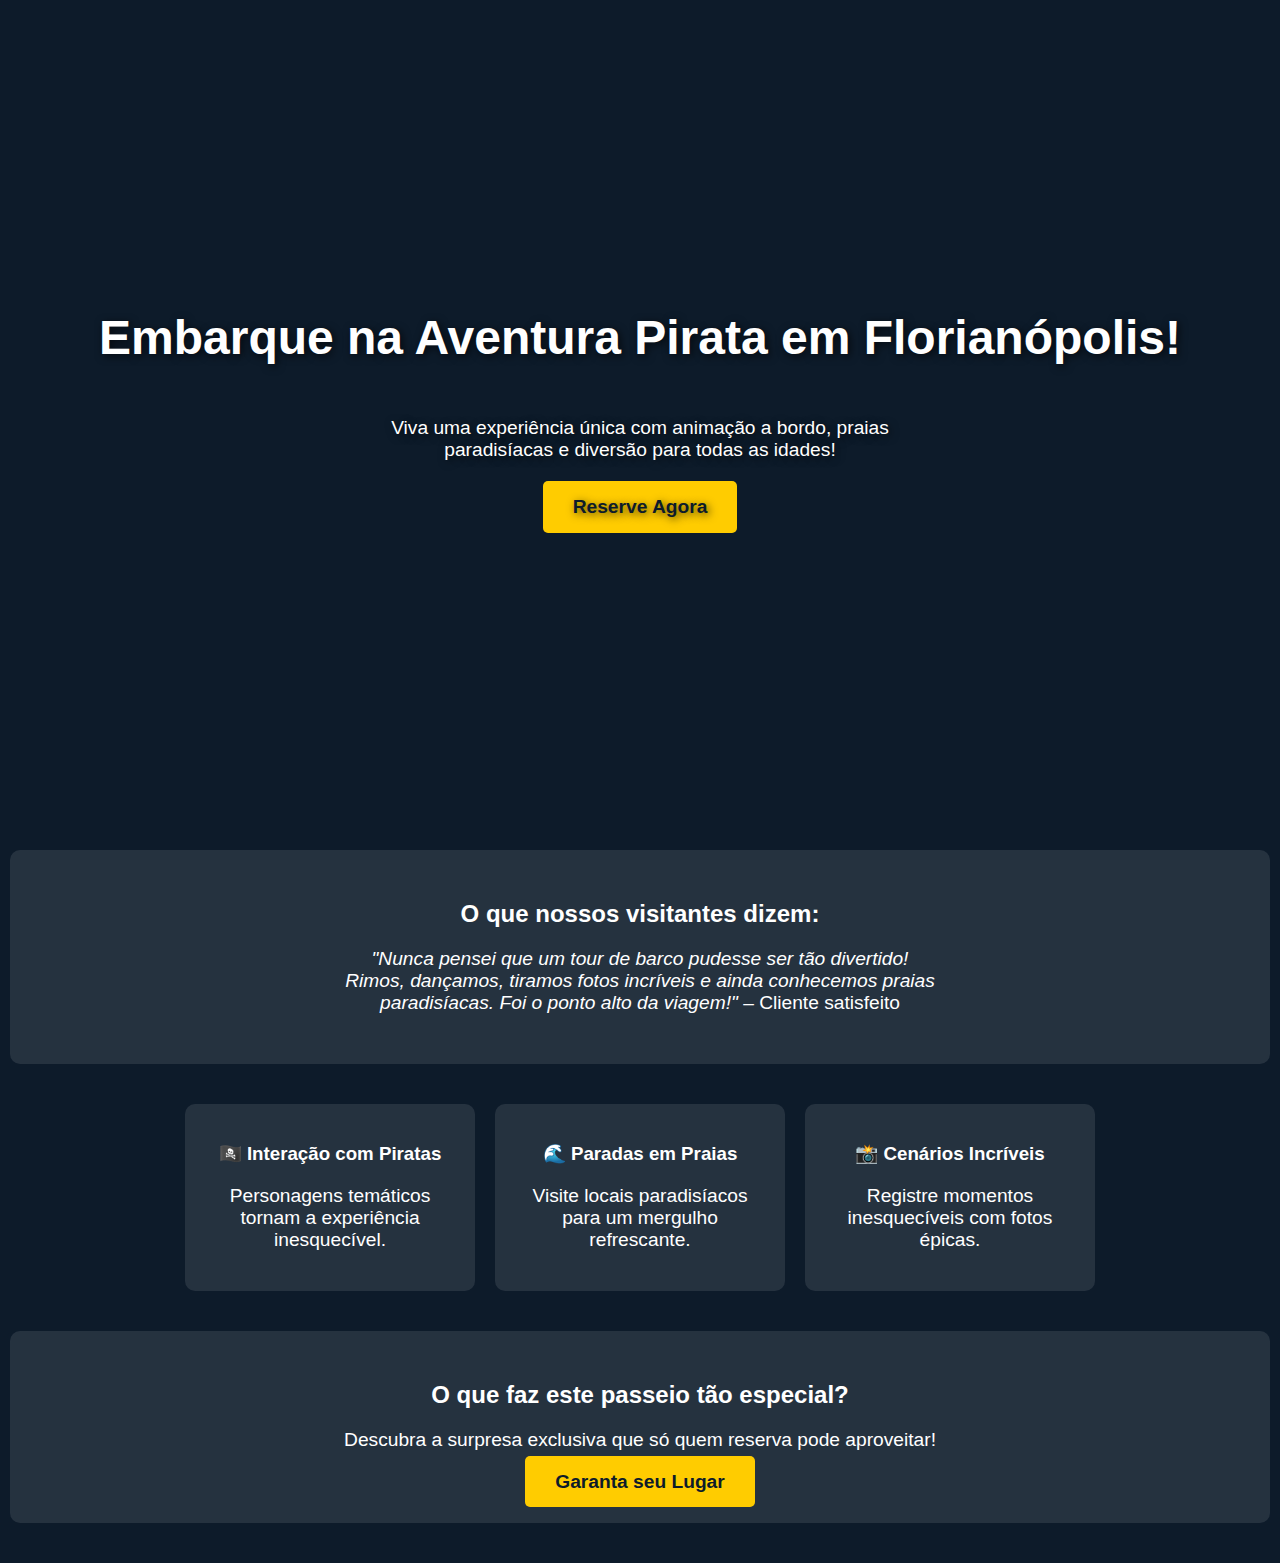
<file: barco-pirata.html>
<!DOCTYPE html><html lang="pt-br">
<head>
    <meta charset="UTF-8">
    <meta name="viewport" content="width=device-width, initial-scale=1.0">
    <title>Barco Pirata - Aventura em Florianópolis</title>
    <style>
        body {
            font-family: Arial, sans-serif;
            margin: 0;
            padding: 0;
            background: #0d1b2a;
            color: white;
            text-align: center;
        }
        .hero {
            background: url('https://source.unsplash.com/1600x900/?pirate,ship') center/cover;
            height: 90vh;
            display: flex;
            flex-direction: column;
            justify-content: center;
            align-items: center;
            text-shadow: 2px 2px 8px rgba(0, 0, 0, 0.7);
        }
        h1 {
            font-size: 3em;
        }
        p {
            font-size: 1.2em;
            max-width: 600px;
            margin: 20px auto;
        }
        .cta-button {
            background: #ffcc00;
            color: #0d1b2a;
            padding: 15px 30px;
            font-size: 1.2em;
            text-decoration: none;
            font-weight: bold;
            border-radius: 5px;
            transition: 0.3s;
        }
        .cta-button:hover {
            background: #ffaa00;
        }
        .testimonial {
            background: rgba(255, 255, 255, 0.1);
            padding: 30px;
            margin: 40px 10px;
            border-radius: 10px;
        }
        .features {
            display: flex;
            justify-content: center;
            gap: 20px;
            flex-wrap: wrap;
        }
        .feature {
            background: rgba(255, 255, 255, 0.1);
            padding: 20px;
            border-radius: 10px;
            width: 250px;
        }
    </style>
</head>
<body>
    <div class="hero">
        <h1>Embarque na Aventura Pirata em Florianópolis!</h1>
        <p>Viva uma experiência única com animação a bordo, praias paradisíacas e diversão para todas as idades!</p>
        <a href="#reserva" class="cta-button">Reserve Agora</a>
    </div><div class="testimonial">
    <h2>O que nossos visitantes dizem:</h2>
    <p><em>"Nunca pensei que um tour de barco pudesse ser tão divertido! Rimos, dançamos, tiramos fotos incríveis e ainda conhecemos praias paradisíacas. Foi o ponto alto da viagem!"</em> – Cliente satisfeito</p>
</div>

<div class="features">
    <div class="feature">
        <h3>🏴‍☠️ Interação com Piratas</h3>
        <p>Personagens temáticos tornam a experiência inesquecível.</p>
    </div>
    <div class="feature">
        <h3>🌊 Paradas em Praias</h3>
        <p>Visite locais paradisíacos para um mergulho refrescante.</p>
    </div>
    <div class="feature">
        <h3>📸 Cenários Incríveis</h3>
        <p>Registre momentos inesquecíveis com fotos épicas.</p>
    </div>
</div>

<div id="reserva" class="testimonial">
    <h2>O que faz este passeio tão especial?</h2>
    <p>Descubra a surpresa exclusiva que só quem reserva pode aproveitar!</p>
    <a href="#" class="cta-button">Garanta seu Lugar</a>
</div>

</body>
</html>
</file>
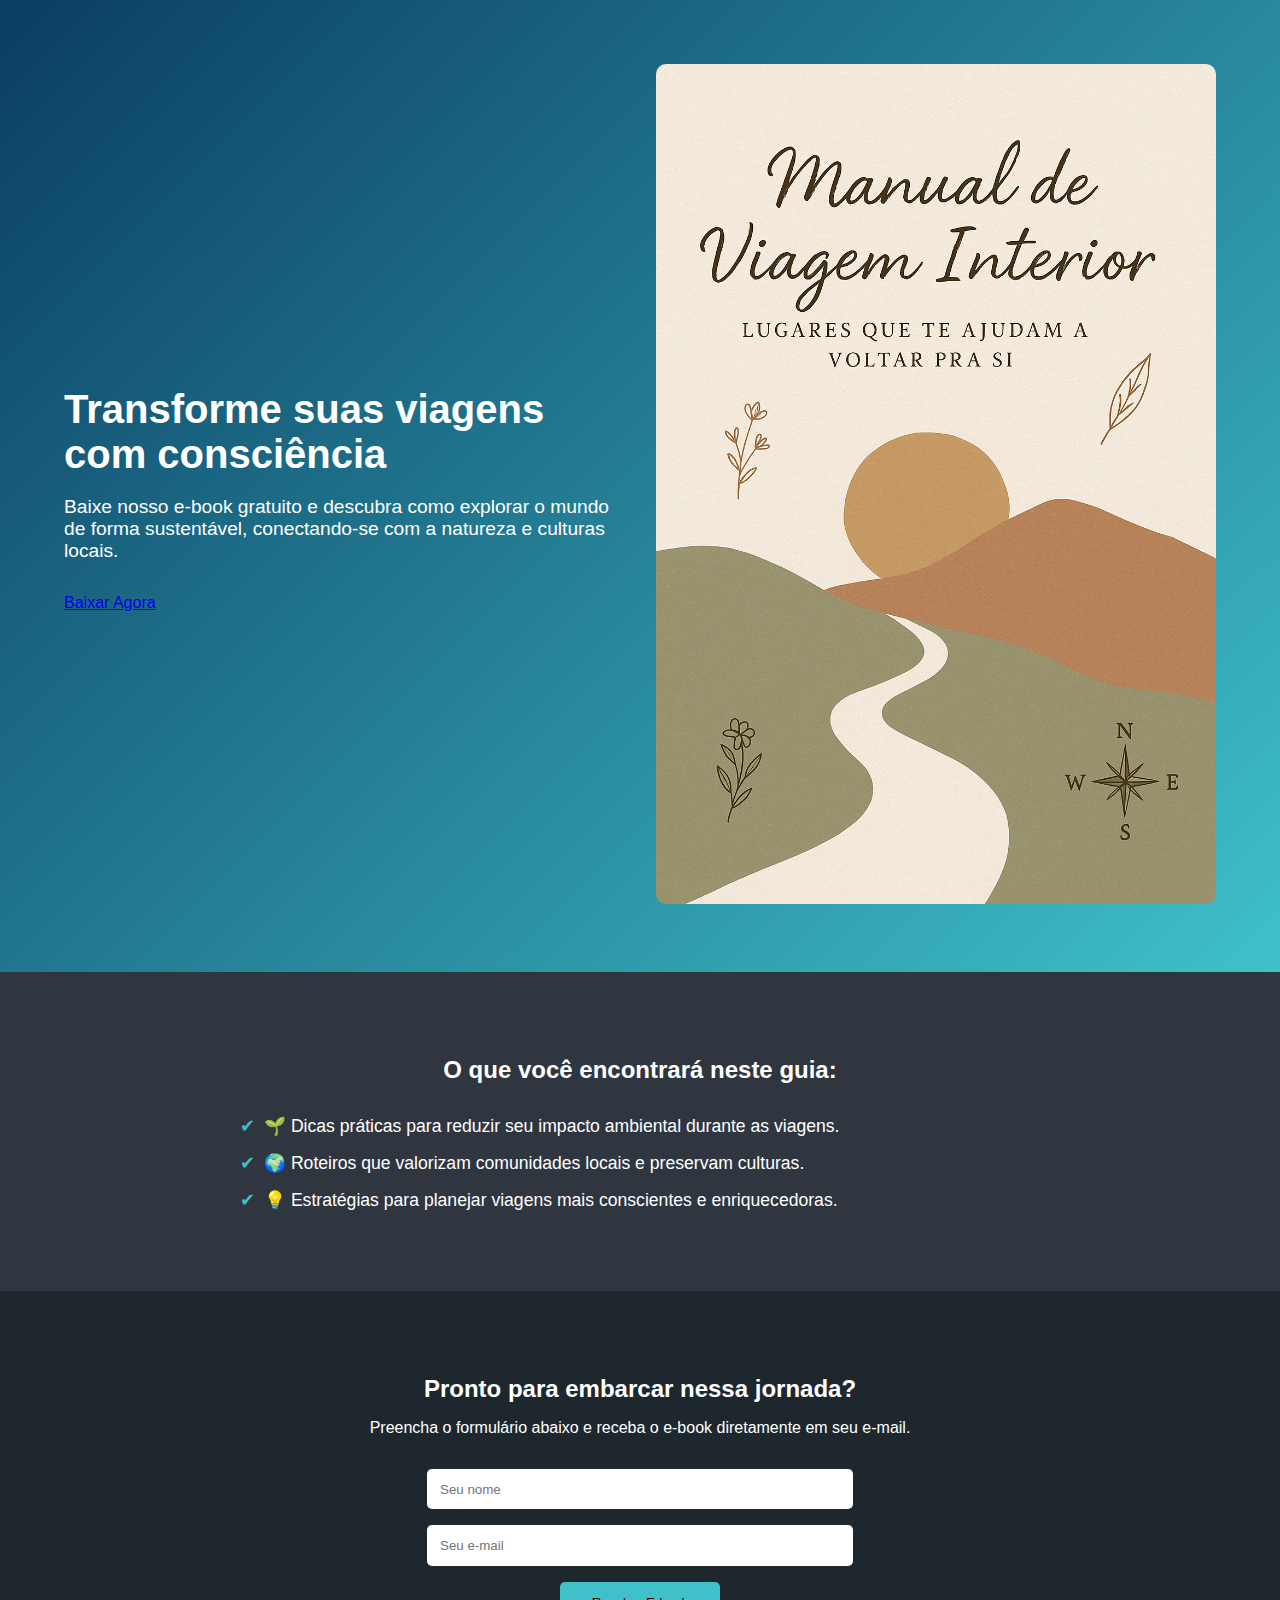
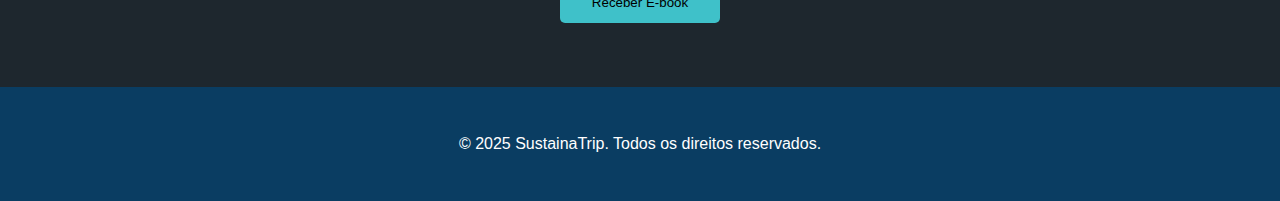
<file: landing-ebook.html>
<!DOCTYPE html>
<html lang="pt-br">
<head>
  <meta charset="UTF-8" />
  <meta name="viewport" content="width=device-width, initial-scale=1.0"/>
  <title>Guia de Viagens Sustentáveis</title>
  <link rel="stylesheet" href="css/style-landing.css" />
</head>
<body>
  <section class="hero">
    <div class="container">
      <div class="hero-content">
        <div class="hero-text">
          <h1>Transforme suas viagens com consciência</h1>
          <p>Baixe nosso e-book gratuito e descubra como explorar o mundo de forma sustentável, conectando-se com a natureza e culturas locais.</p>
          <a href="#download" class="btn">Baixar Agora</a>
        </div>
        <div class="hero-image">
          <img src="img/capa-ebook.png" alt="Capa do E-book Viagens Sustentáveis" />
        </div>
      </div>
    </div>
  </section>

  <section class="benefits">
    <div class="container">
      <h2>O que você encontrará neste guia:</h2>
      <ul>
        <li>🌱 Dicas práticas para reduzir seu impacto ambiental durante as viagens.</li>
        <li>🌍 Roteiros que valorizam comunidades locais e preservam culturas.</li>
        <li>💡 Estratégias para planejar viagens mais conscientes e enriquecedoras.</li>
      </ul>
    </div>
  </section>

  <section id="download" class="download">
    <div class="container">
      <h2>Pronto para embarcar nessa jornada?</h2>
      <p>Preencha o formulário abaixo e receba o e-book diretamente em seu e-mail.</p>
      <form action="https://seuservidor.com/processa-formulario" method="POST">
        <input type="text" name="nome" placeholder="Seu nome" required />
        <input type="email" name="email" placeholder="Seu e-mail" required />
        <button type="submit" class="btn">Receber E-book</button>
      </form>
    </div>
  </section>

  <footer class="footer">
    <div class="container">
      <p>&copy; 2025 SustainaTrip. Todos os direitos reservados.</p>
    </div>
  </footer>
</body>
</html>
</file>
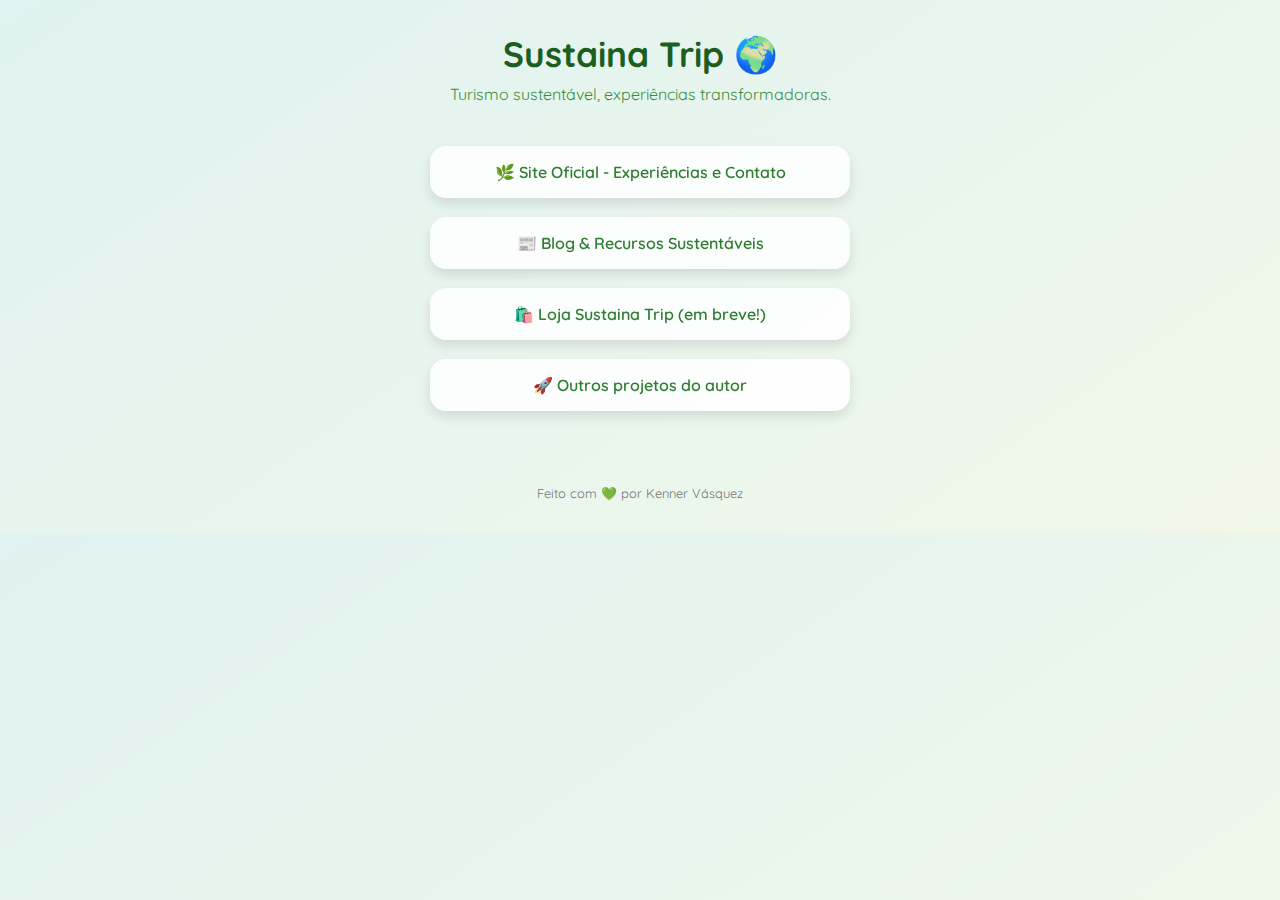
<file: linktree.html>
<!DOCTYPE html>
<html lang="pt-BR">
<head>
  <meta charset="UTF-8" />
  <meta name="viewport" content="width=device-width, initial-scale=1.0"/>
  <title>Sustaina Trip Turismo</title>
  <link href="https://fonts.googleapis.com/css2?family=Quicksand:wght@400;700&display=swap" rel="stylesheet"/>
  <style>
    * {
      margin: 0;
      padding: 0;
      box-sizing: border-box;
      font-family: 'Quicksand', sans-serif;
    }
    body {
      background: linear-gradient(145deg, #e0f2f1, #f1f8e9);
      color: #2e7d32;
      display: flex;
      flex-direction: column;
      align-items: center;
      padding: 2rem 1rem;
      animation: fadeIn 1s ease-in;
    }
    .logo {
      font-size: 2.2rem;
      font-weight: 700;
      margin-bottom: 0.5rem;
      color: #1b5e20;
      text-align: center;
    }
    .subtitle {
      font-size: 1rem;
      margin-bottom: 2rem;
      color: #388e3c;
      text-align: center;
    }
    .link-card {
      background-color: #ffffffdd;
      border-radius: 1rem;
      padding: 1rem 1.5rem;
      margin: 0.6rem 0;
      width: 100%;
      max-width: 420px;
      text-align: center;
      text-decoration: none;
      color: #2e7d32;
      font-weight: 600;
      box-shadow: 0 6px 12px rgba(0, 0, 0, 0.1);
      transition: all 0.3s ease;
      backdrop-filter: blur(4px);
    }
    .link-card:hover {
      background-color: #c8e6c9;
      transform: translateY(-4px) scale(1.01);
    }
    .footer {
      margin-top: 4rem;
      font-size: 0.8rem;
      color: #757575;
      text-align: center;
    }

    @keyframes fadeIn {
      from { opacity: 0; transform: translateY(20px); }
      to { opacity: 1; transform: translateY(0); }
    }
  </style>
</head>
<body>
  <div class="logo">Sustaina Trip 🌍</div>
  <div class="subtitle">Turismo sustentável, experiências transformadoras.</div>

  <a href="https://sustainatrip.tur.br" class="link-card">🌿 Site Oficial - Experiências e Contato</a>
  <a href="https://blog.sustainatrip.tur.br" class="link-card">📰 Blog & Recursos Sustentáveis</a>
  <a href="https://loja.sustainatrip.tur.br" class="link-card">🛍️ Loja Sustaina Trip (em breve!)</a>
  <a href="https://linktree.sustainatrip.tur.br" class="link-card">🚀 Outros projetos do autor</a>

  <div class="footer">
    Feito com 💚 por Kenner Vásquez
  </div>
</body>
</html>
</file>
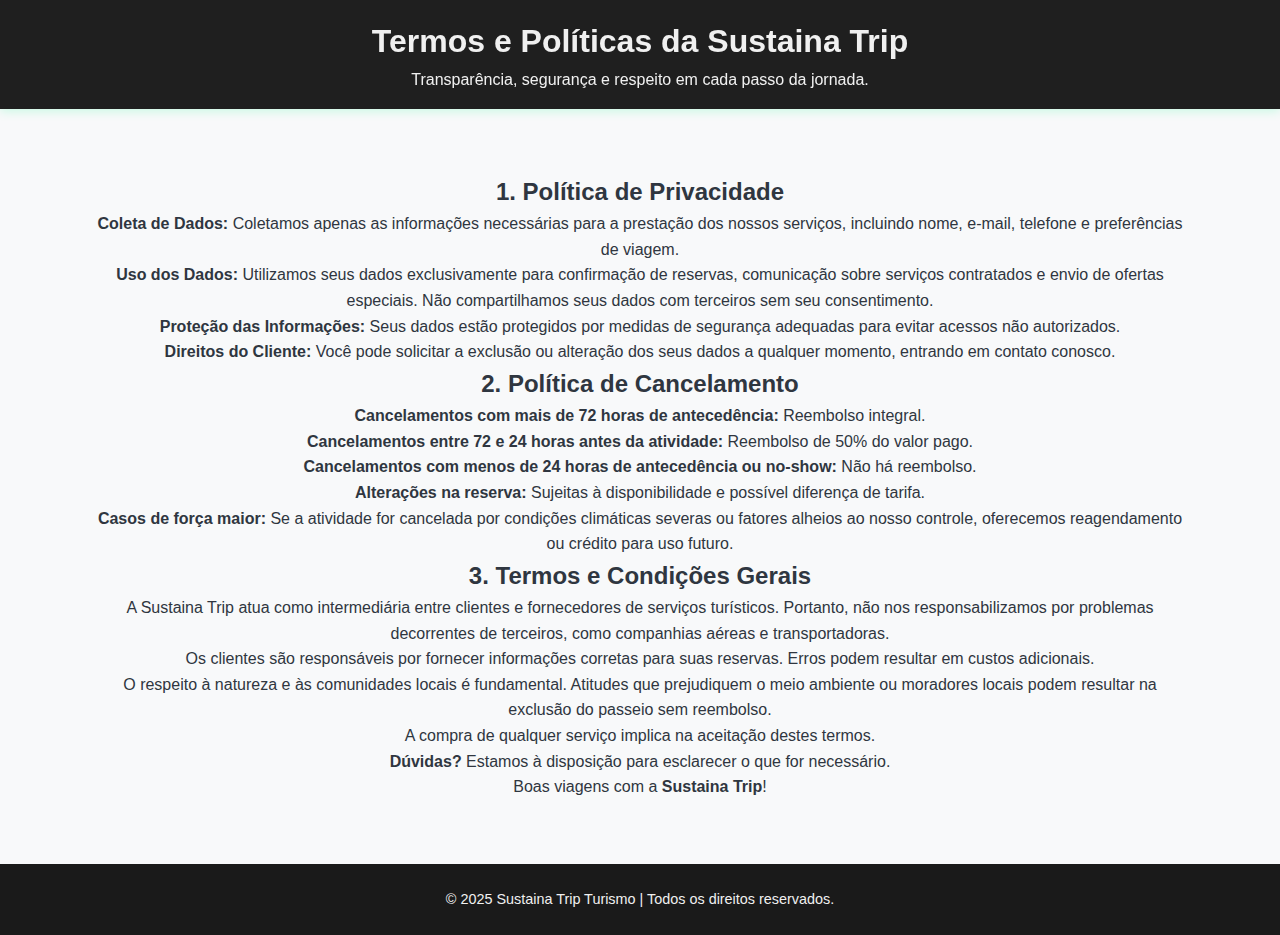
<file: politicas.html>
<!DOCTYPE html>
<html lang="pt-br">
<head>
  <meta charset="UTF-8" />
  <meta name="viewport" content="width=device-width, initial-scale=1.0"/>
  <title>Termos e Políticas | Sustaina Trip Turismo</title>
  <link rel="stylesheet" href="css/style.css" />
</head>
<body>

  <header class="header-termos">
    <div class="container">
      <h1>Termos e Políticas da Sustaina Trip</h1>
      <p>Transparência, segurança e respeito em cada passo da jornada.</p>
    </div>
  </header>

<!-- Espaço para compensar header fixo -->
<div class="h-20"></div>

  <main class="termos">
    <div class="container">
      <section class="termo-section">
        <h2>1. Política de Privacidade</h2>
        <p><strong>Coleta de Dados:</strong> Coletamos apenas as informações necessárias para a prestação dos nossos serviços, incluindo nome, e-mail, telefone e preferências de viagem.</p>
        <p><strong>Uso dos Dados:</strong> Utilizamos seus dados exclusivamente para confirmação de reservas, comunicação sobre serviços contratados e envio de ofertas especiais. Não compartilhamos seus dados com terceiros sem seu consentimento.</p>
        <p><strong>Proteção das Informações:</strong> Seus dados estão protegidos por medidas de segurança adequadas para evitar acessos não autorizados.</p>
        <p><strong>Direitos do Cliente:</strong> Você pode solicitar a exclusão ou alteração dos seus dados a qualquer momento, entrando em contato conosco.</p>
      </section>

      <section class="termo-section">
        <h2>2. Política de Cancelamento</h2>
        <p><strong>Cancelamentos com mais de 72 horas de antecedência:</strong> Reembolso integral.</p>
        <p><strong>Cancelamentos entre 72 e 24 horas antes da atividade:</strong> Reembolso de 50% do valor pago.</p>
        <p><strong>Cancelamentos com menos de 24 horas de antecedência ou no-show:</strong> Não há reembolso.</p>
        <p><strong>Alterações na reserva:</strong> Sujeitas à disponibilidade e possível diferença de tarifa.</p>
        <p><strong>Casos de força maior:</strong> Se a atividade for cancelada por condições climáticas severas ou fatores alheios ao nosso controle, oferecemos reagendamento ou crédito para uso futuro.</p>
      </section>

      <section class="termo-section">
        <h2>3. Termos e Condições Gerais</h2>
        <p>A Sustaina Trip atua como intermediária entre clientes e fornecedores de serviços turísticos. Portanto, não nos responsabilizamos por problemas decorrentes de terceiros, como companhias aéreas e transportadoras.</p>
        <p>Os clientes são responsáveis por fornecer informações corretas para suas reservas. Erros podem resultar em custos adicionais.</p>
        <p>O respeito à natureza e às comunidades locais é fundamental. Atitudes que prejudiquem o meio ambiente ou moradores locais podem resultar na exclusão do passeio sem reembolso.</p>
        <p>A compra de qualquer serviço implica na aceitação destes termos.</p>
      </section>

      <section class="contato-termo">
        <p><strong>Dúvidas?</strong> Estamos à disposição para esclarecer o que for necessário.</p>
        <p>Boas viagens com a <strong>Sustaina Trip</strong>!</p>
      </section>
    </div>
  </main>

  <footer class="footer">
    <div class="container">
      <p>&copy; 2025 Sustaina Trip Turismo | Todos os direitos reservados.</p>
    </div>
  </footer>

</body>
</html>
</file>
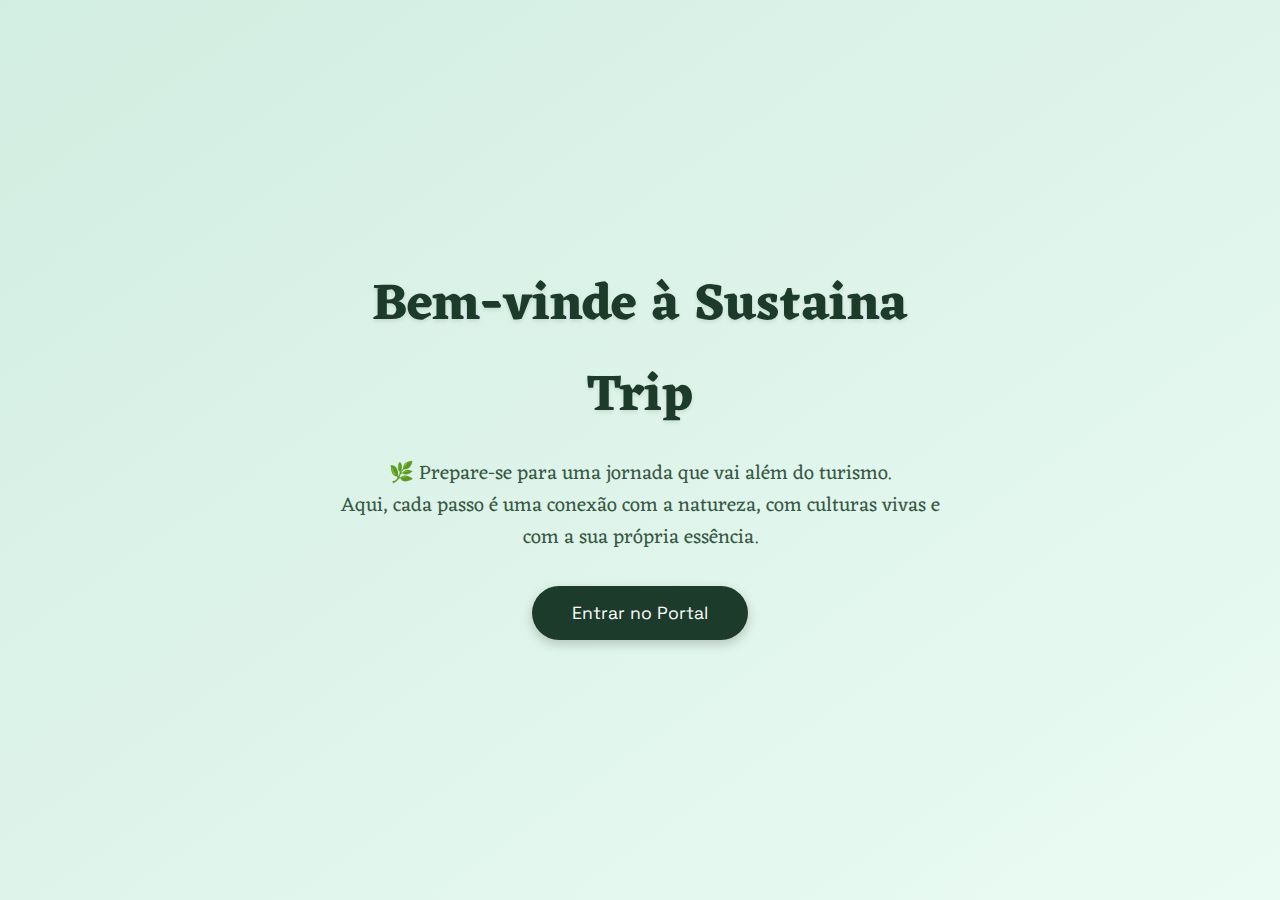
<file: welcome.html>
<!DOCTYPE html>
<html lang="pt-BR">
<head>
  <meta charset="UTF-8" />
  <meta name="viewport" content="width=device-width, initial-scale=1.0"/>
  <title>Sustaina Trip Turismo</title>
  <link href="https://fonts.googleapis.com/css2?family=Eczar:wght@500&family=Space+Grotesk:wght@400;700&display=swap" rel="stylesheet">
  <style>
    * {
      margin: 0;
      padding: 0;
      box-sizing: border-box;
    }

    body {
      background: linear-gradient(145deg, #d2ede1, #eafbf4);
      font-family: 'Eczar', serif;
      color: #2c4433;
      display: flex;
      justify-content: center;
      align-items: center;
      height: 100vh;
      overflow: hidden;
      position: relative;
    }

    .leaf {
      position: absolute;
      width: 100px;
      height: 100px;
      background: url('https://cdn-icons-png.flaticon.com/512/427/427735.png') no-repeat center;
      background-size: contain;
      animation: float 12s infinite ease-in-out;
      opacity: 0.08;
    }

    .leaf:nth-child(1) {
      top: 10%;
      left: 20%;
      animation-delay: 0s;
    }

    .leaf:nth-child(2) {
      top: 40%;
      left: 70%;
      animation-delay: 2s;
    }

    .leaf:nth-child(3) {
      top: 80%;
      left: 40%;
      animation-delay: 4s;
    }

    @keyframes float {
      0% { transform: translateY(0) rotate(0deg); }
      50% { transform: translateY(-30px) rotate(20deg); }
      100% { transform: translateY(0) rotate(0deg); }
    }

    .container {
      text-align: center;
      padding: 2rem;
      max-width: 700px;
      animation: fadeIn 2.5s ease;
      z-index: 1;
    }

    h1 {
      font-size: 3.2rem;
      color: #1d3b2a;
      margin-bottom: 1rem;
      text-shadow: 0 2px 4px rgba(0,0,0,0.1);
    }

    p {
      font-size: 1.25rem;
      color: #385943;
      line-height: 1.6;
      margin-bottom: 2rem;
    }

    .enter-btn {
      padding: 1rem 2.5rem;
      font-size: 1.1rem;
      font-family: 'Space Grotesk', sans-serif;
      background-color: #1d3b2a;
      color: #fff;
      border: none;
      border-radius: 50px;
      cursor: pointer;
      box-shadow: 0 4px 12px rgba(0, 0, 0, 0.2);
      transition: all 0.3s ease;
    }

    .enter-btn:hover {
      background-color: #2c6042;
      transform: scale(1.05);
    }

    @keyframes fadeIn {
      0% { opacity: 0; transform: translateY(30px); }
      100% { opacity: 1; transform: translateY(0); }
    }

    @media (max-width: 480px) {
      h1 { font-size: 2.2rem; }
      p { font-size: 1rem; }
    }
  </style>
</head>
<body>

  <!-- Folhas decorativas flutuando -->
  <div class="leaf"></div>
  <div class="leaf"></div>
  <div class="leaf"></div>

  <div class="container">
    <h1>Bem-vinde à Sustaina Trip</h1>
    <p>🌿 Prepare-se para uma jornada que vai além do turismo.<br>
       Aqui, cada passo é uma conexão com a natureza, com culturas vivas e com a sua própria essência.</p>
    <button class="enter-btn" onclick="location.href='main/index.html'">Entrar no Portal</button>
  </div>

</body>
</html>
</file>
<file: css/style-landing.css>
:root {
  --primary-color: #0a3d62;
  --accent-color: #3fc1c9;
  --text-color: #ffffff;
  --background-color: #1e272e;
  --btn-hover: #2c2c54;
}

body {
  margin: 0;
  font-family: 'Segoe UI', Tahoma, Geneva, Verdana, sans-serif;
  background-color: var(--background-color);
  color: var(--text-color);
}

.container {
  width: 90%;
  max-width: 1200px;
  margin: 0 auto;
}

.hero {
  display: flex;
  align-items: center;
  justify-content: center;
  padding: 4rem 0;
  background: linear-gradient(135deg, var(--primary-color), var(--accent-color));
}

.hero-content {
  display: flex;
  flex-wrap: wrap;
  align-items: center;
  gap: 2rem;
}

.hero-text {
  flex: 1;
}

.hero-text h1 {
  font-size: 2.5rem;
  margin-bottom: 1rem;
}

.hero-text p {
  font-size: 1.2rem;
  margin-bottom: 2rem;
}

.hero-image {
  flex: 1;
  text-align: center;
}

.hero-image img {
  max-width: 100%;
  height: auto;
  border-radius: 10px;
}

.benefits {
  padding: 4rem 0;
  background-color: #2f3640;
}

.benefits h2 {
  text-align: center;
  margin-bottom: 2rem;
}

.benefits ul {
  list-style: none;
  padding: 0;
  max-width: 800px;
  margin: 0 auto;
}

.benefits li {
  font-size: 1.1rem;
  margin-bottom: 1rem;
  padding-left: 1.5rem;
  position: relative;
}

.benefits li::before {
  content: "✔";
  position: absolute;
  left: 0;
  color: var(--accent-color);
}

.download {
  padding: 4rem 0;
  background-color: #1e272e;
  text-align: center;
}

.download h2 {
  margin-bottom: 1rem;
}

.download p {
  margin-bottom: 2rem;
}

.download form {
  display: flex;
  flex-direction: column;
  align-items: center;
  gap: 1rem;
}

.download input {
  padding: 0.8rem;
  width: 100%;
  max-width: 400px;
  border: none;
  border-radius: 5px;
}

.download .btn {
  padding: 0.8rem 2rem;
  background-color: var(--accent-color);
  color: #000;
  border: none;
  border-radius: 5px;
  cursor: pointer;
  transition: background-color 0.3s ease;
}

.download .btn:hover {
  background-color: var(--btn-hover);
  color: #fff;
}

.footer {
  padding: 2rem 0;
  text-align: center;
  background-color: #0a3d62;
}
</file>
<file: css/style.css>
/* === RESET === */
* {
  margin: 0;
  padding: 0;
  box-sizing: border-box;
  scroll-behavior: smooth;
}

/* === VARIÁVEIS GLOBAIS === */
:root {
  --primary-color: #0d0d0d;
  --secondary-color: #1a1a1a;
  --accent-color: #00c896;
  --text-color: #f0f0f0;
  --link-hover: #00ffc3;
}

/* === ESTILO PARA O BLOG === */
body.blog {
  --primary-color: #1a1a1a;
  --secondary-color: #00bfff;
  --accent-color: #3fc1c9;
  --text-color: #ffffff;
  --link-hover: #00c896;
}

/* === ESTILO BASE === */
body {
  font-family: 'Segoe UI', Tahoma, Geneva, Verdana, sans-serif;
  background-color: var(--primary-color);
  color: var(--text-color);
  line-height: 1.6;
}

/* === CONTAINER === */
.container {
  width: 90%;
  max-width: 1200px;
  margin: auto;
  text-align: center;
}

/* === HEADER === */
header {
  background: var(--secondary-color);
  padding: 1rem 0;
}

header h1 a, .logo {
  color: var(--text-color);
  text-decoration: none;
  font-size: 1.8rem;
}

nav ul {
  list-style: none;
  display: flex;
  gap: 1rem;
}

nav ul li a {
  color: var(--text-color);
  text-decoration: none;
  font-size: 1rem;
  transition: color 0.3s;
}

nav ul li a:hover {
  color: var(--link-hover);
}

/* === MENU TOGGLE=== */
header {
    background-color: #1f1f1f;
    padding: 1rem;
    box-shadow: 0 2px 10px rgba(0, 255, 136, 0.2);
    position: sticky;
    top: 0;
    z-index: 100;
}

nav {
    display: grid;
    justify-content: space-between;
    align-items: center;
}

nav h1 a {
    color: #00ff88;
    text-decoration: none;
    font-weight: bold;
    font-size: 1.5rem;
    transition: color 0.3s ease;
}

nav h1 a:hover {
    color: #00ffaa;
}

.menu {
    list-style: none;
    display: flex;
    gap: 1rem;
}

.menu li a {
    color: #e0e0e0;
    text-decoration: none;
    position: relative;
}

.menu li a::after {
    content: '';
    width: 0%;
    height: 2px;
    background: #00ff88;
    position: absolute;
    left: 0;
    bottom: -4px;
    transition: width 0.3s;
}

.menu li a:hover::after {
    width: 100%;
}

.menu-toggle {
    display: none;
    background: none;
    border: 1px solid #00ff88;
    padding: 0.5rem;
    color: #00ff88;
    cursor: pointer;
    transition: background 0.3s;
}

.menu-toggle:hover {
    background: #00ff88;
    color: #121212;
}

/* === HERO SECTION === */
.hero {
  text-align: center;
  padding: 4rem 2rem;
  background: linear-gradient(135deg, var(--primary-color), var(--accent-color));
  color: var(--text-color);
}

.hero .btn {
  display: inline-block;
  margin-top: 1.5rem;
  padding: 0.8rem 2rem;
  background: var(--primary-color);
  color: var(--accent-color);
  border: none;
  border-radius: 25px;
  font-weight: bold;
  text-decoration: none;
  transition: background 0.3s, color 0.3s;
}

.hero .btn:hover {
  background: var(--accent-color);
  color: var(--primary-color);
}

/* === SOBRE / SEÇÕES === */
section.sobre, .termos {
  padding: 4rem 2rem;
  background: var(--secondary-color);
}

.termos {
  background-color: #f8f9fa;
  color: #2f3640;
}

/* === GALERÍA DE IMAGENS=== */

.image-gallery h2 {
  margin-bottom: 1.5rem;
  color: var(--accent-color);
}

.grid-gallery {
  display: grid;
  grid-template-columns: repeat(auto-fit, minmax(220px, 1fr));
  gap: 1rem;
}

.grid-gallery img {
  width: 100%;
  border-radius: 10px;
  object-fit: cover;
  transition: transform 0.3s ease, box-shadow 0.3s ease;
}

.grid-gallery img:hover {
  transform: scale(1.03);
  box-shadow: 0 0 10px rgba(0, 255, 200, 0.3);
}

/* === SERVIÇOS SECTION === */
.servicos-section {
  background: linear-gradient(145deg, var(--primary-color), rgba(0, 0, 0, 0.4));
  color: var(--text-color);
  padding: 4rem 0;
  text-align: center;
  animation: fadeInUp 1s ease both;
}

.servicos-section h2 {
  color: var(--accent-color);
  font-size: 2.2rem;
  margin-bottom: 1rem;
}

.servicos-section p {
  max-width: 600px;
  margin: 0 auto 2rem;
  font-size: 1.1rem;
  line-height: 1.6;
}

.servicos-grid {
  display: grid;
  grid-template-columns: repeat(auto-fit, minmax(280px, 1fr));
  gap: 2rem;
  margin-top: 2rem;
}

.servico-card {
  background: var(--secondary-color);
  border-radius: 10px;
  padding: 1.5rem;
  box-shadow: 0 0 15px rgba(0, 255, 200, 0.1);
  transition: transform 0.3s ease, box-shadow 0.3s ease;
}

.servico-card:hover {
  transform: translateY(-5px);
  box-shadow: 0 0 25px rgba(0, 255, 200, 0.2);
}

.servico-card img {
  width: 100%;
  border-radius: 8px;
  margin-bottom: 1rem;
}

.servico-card h3 {
  margin-bottom: 0.5rem;
}

.servico-card p {
  font-size: 0.95rem;
  line-height: 1.4;
  margin-bottom: 1rem;
}

.btn-small {
  background-color: var(--accent-color);
  color: #fff;
  padding: 0.6rem 1.2rem;
  border-radius: 6px;
  text-decoration: none;
  font-weight: bold;
  transition: background-color 0.3s ease, transform 0.2s ease;
}

.btn-small:hover {
  background-color: var(--accent-color-hover);
  transform: scale(1.05);
}

@keyframes fadeInUp {
  from {
    opacity: 0;
    transform: translateY(20px);
  }
  to {
    opacity: 1;
    transform: translateY(0);
  }
}


/* === BLOG SECTION === */
.blog-section {
  background: linear-gradient(145deg, var(--primary-color), rgba(0, 0, 0, 0.4));
  color: var(--text-color);
  padding: 4rem 0;
  text-align: center;
  animation: fadeInUp 1s ease both;
}

.blog-section h2 {
  color: var(--accent-color);
  font-size: 2.2rem;
  margin-bottom: 1rem;
}

.blog-section p {
  max-width: 600px;
  margin: 0 auto 2rem;
  font-size: 1.1rem;
  line-height: 1.6;
}

.blog-section .btn-cta {
  background-color: var(--accent-color);
  color: #fff;
  padding: 0.8rem 1.6rem;
  border-radius: 8px;
  text-decoration: none;
  font-weight: bold;
  transition: background-color 0.3s ease, transform 0.2s ease;
}

.blog-section .btn-cta:hover {
  background-color: var(--accent-color-hover);
  transform: scale(1.05);
}

/* ===  Carrossel POST=== */
.carousel-blog h2 {
  margin-bottom: 1rem;
  color: var(--accent-color);
}

.carousel {
  display: flex;
  gap: 1.5rem;
  overflow-x: auto;
  scroll-snap-type: x mandatory;
  -webkit-overflow-scrolling: touch;
  padding-bottom: 1rem;
}

.carousel article {
  min-width: 300px;
  flex: 0 0 auto;
  background: var(--secondary-color);
  padding: 1.5rem;
  border-radius: 8px;
  scroll-snap-align: start;
  transition: transform 0.3s ease;
}

.carousel article:hover {
  transform: scale(1.05);
}


@keyframes fadeInUp {
  from {
    opacity: 0;
    transform: translateY(20px);
  }
  to {
    opacity: 1;
    transform: translateY(0);
  }
}


/* === BLOG PAGE === */
.blog-page {
  display: flex;
  flex-wrap: wrap;
  gap: 2rem;
  padding: 2rem;
}

.posts {
  flex: 3;
}

.posts article,
.blog-post article {
  background: var(--secondary-color);
  padding: 1.5rem 2rem;
  border-radius: 10px;
  margin-bottom: 1.5rem;
  box-shadow: 0 0 15px rgba(0, 255, 200, 0.05);
}

.posts article h3,
.blog-post article h2 {
  font-size: 1.5rem;
  margin-bottom: 1rem;
  color: var(--accent-color);
}

/* === BOTÕES === */
.btn,
.btn-small {
  transition: background-color 0.3s ease, transform 0.2s ease;
}

.btn:hover,
.btn:focus-visible {
  background-color: var(--link-hover);
  transform: scale(1.05);
}
.btn-small, .formulario .btn {
  display: inline-block;
  margin-top: 1rem;
  padding: 0.5rem 1.5rem;
  background: var(--accent-color);
  color: var(--primary-color);
  border: none;
  border-radius: 25px;
  font-weight: bold;
  transition: background 0.3s, transform 0.2s;
  text-decoration: none;
}

.btn-small:hover, .formulario .btn:hover {
  background: var(--link-hover);
  transform: translateY(-2px);
}

/* === SIDEBAR === */
.sidebar, aside.sidebar {
  grid: 1;
  background: var(--secondary-color);
  padding: 1.5rem;
  border-radius: 8px;
  margin-top: 2rem;
}

/* === FORMULÁRIO === */
.formulario {
  max-width: 600px;
  margin: auto;
  background: var(--secondary-color);
  padding: 2rem;
  border-radius: 8px;
}

.input-group {
  position: relative;
  margin-bottom: 1.5rem;
}

.input-group input,
.input-group textarea {
  width: 100%;
  padding: 1rem;
  background: transparent;
  border: 2px solid var(--accent-color);
  border-radius: 5px;
  color: var(--text-color);
  outline: none;
  font-size: 1rem;
}

.input-group label {
  position: absolute;
  top: 1rem;
  left: 1rem;
  color: var(--text-color);
  pointer-events: none;
  transition: 0.3s;
}

.input-group input:focus + label,
.input-group input:valid + label,
.input-group textarea:focus + label,
.input-group textarea:valid + label {
  top: -0.8rem;
  left: 0.8rem;
  font-size: 0.8rem;
  background: var(--secondary-color);
  padding: 0 0.4rem;
}

/* === FOOTER === */
footer, .footer {
  background: var(--secondary-color);
  color: var(--text-color);
  padding: 1.5rem 0;
  text-align: center;
  font-size: 0.9rem;
}

/* === LINKS === */
a {
  color: var(--accent-color);
  text-decoration: none;
  transition: color 0.3s ease;
}

a:hover {
  color: var(--link-hover);
  text-decoration: underline;
}

/* === BOTÃO VOLTAR AO TOPO === */
#back-to-top {
  position: fixed;
  bottom: 30px;
  right: 30px;
  padding: 0.8rem;
  border-radius: 50%;
  background: var(--accent-color);
  color: var(--primary-color);
  border: none;
  font-size: 1.2rem;
  cursor: pointer;
  display: none;
  z-index: 1000;
  transition: background 0.3s, transform 0.3s;
}

#back-to-top:hover {
  background: var(--link-hover);
  transform: scale(1.1);
}

/* === COOKIE BANNER === */
.cookie-banner {
  position: fixed;
  bottom: 20px;
  left: 20px;
  right: 20px;
  background: #111;
  border: 2px solid #00ffcc;
  box-shadow: 0 0 20px #00ffcc;
  padding: 1.2rem 2rem;
  z-index: 9999;
  display: flex;
  flex-direction: column;
  gap: 0.8rem;
  animation: fadeIn 0.6s ease-in-out;
  font-size: 0.9rem;
  border-radius: 12px;
  color: #fff;
}

.cookie-banner button {
  background: #00ffcc;
  color: #000;
  border: none;
  padding: 0.6rem 1.2rem;
  cursor: pointer;
  align-self: flex-end;
  border-radius: 6px;
  font-weight: bold;
}

.cookie-banner button:hover {
  background: #00c2a0;
  transform: scale(1.05);
}

@keyframes fadeIn {
  from { opacity: 0; transform: translateY(30px); }
  to { opacity: 1; transform: translateY(0); }
}

/* === RESPONSIVO === */
@media (max-width: 768px) {
  nav ul {
    flex-direction: row;
    align-items: center;
  }

  .blog-page {
    flex-direction: column;
  }

  .sidebar {
    width: 100%;
  }
}

.blog-layout {
  display: flex;
  gap: 2rem;
  align-items: flex-start;
}

.posts {
  flex: 3;
}

.sidebar {
  flex: 1;
  background: var(--secondary-color);
  padding: 1.5rem;
  border-radius: 8px;
  box-shadow: 0 0 15px rgba(0, 255, 200, 0.1);
  position: sticky;
  top: 100px; /* Fica fixa quando rola */
}


.layout-com-sidebar {
  display: flex;
  align-items: flex-start;
  gap: 2rem;
}

.conteudo-principal {
  flex: 3;
}

.sidebar {
  flex: 1;
  background: var(--secondary-color);
  padding: 1.5rem;
  border-radius: 12px;
  box-shadow: 0 0 15px rgba(0, 255, 200, 0.08);
  position: sticky;
  top: 80px;
  height: fit-content;
}

.sidebar h4 {
  color: var(--accent-color);
  margin-bottom: 1rem;
  font-size: 1.2rem;
}

.sidebar ul {
  list-style: none;
  padding-left: 0;
}

.sidebar ul li {
  margin-bottom: 1rem;
}

.sidebar ul li a {
  color: var(--text-color);
  text-decoration: none;
  transition: color 0.3s;
}

.sidebar ul li a:hover {
  color: var(--link-hover);
}
</file>
